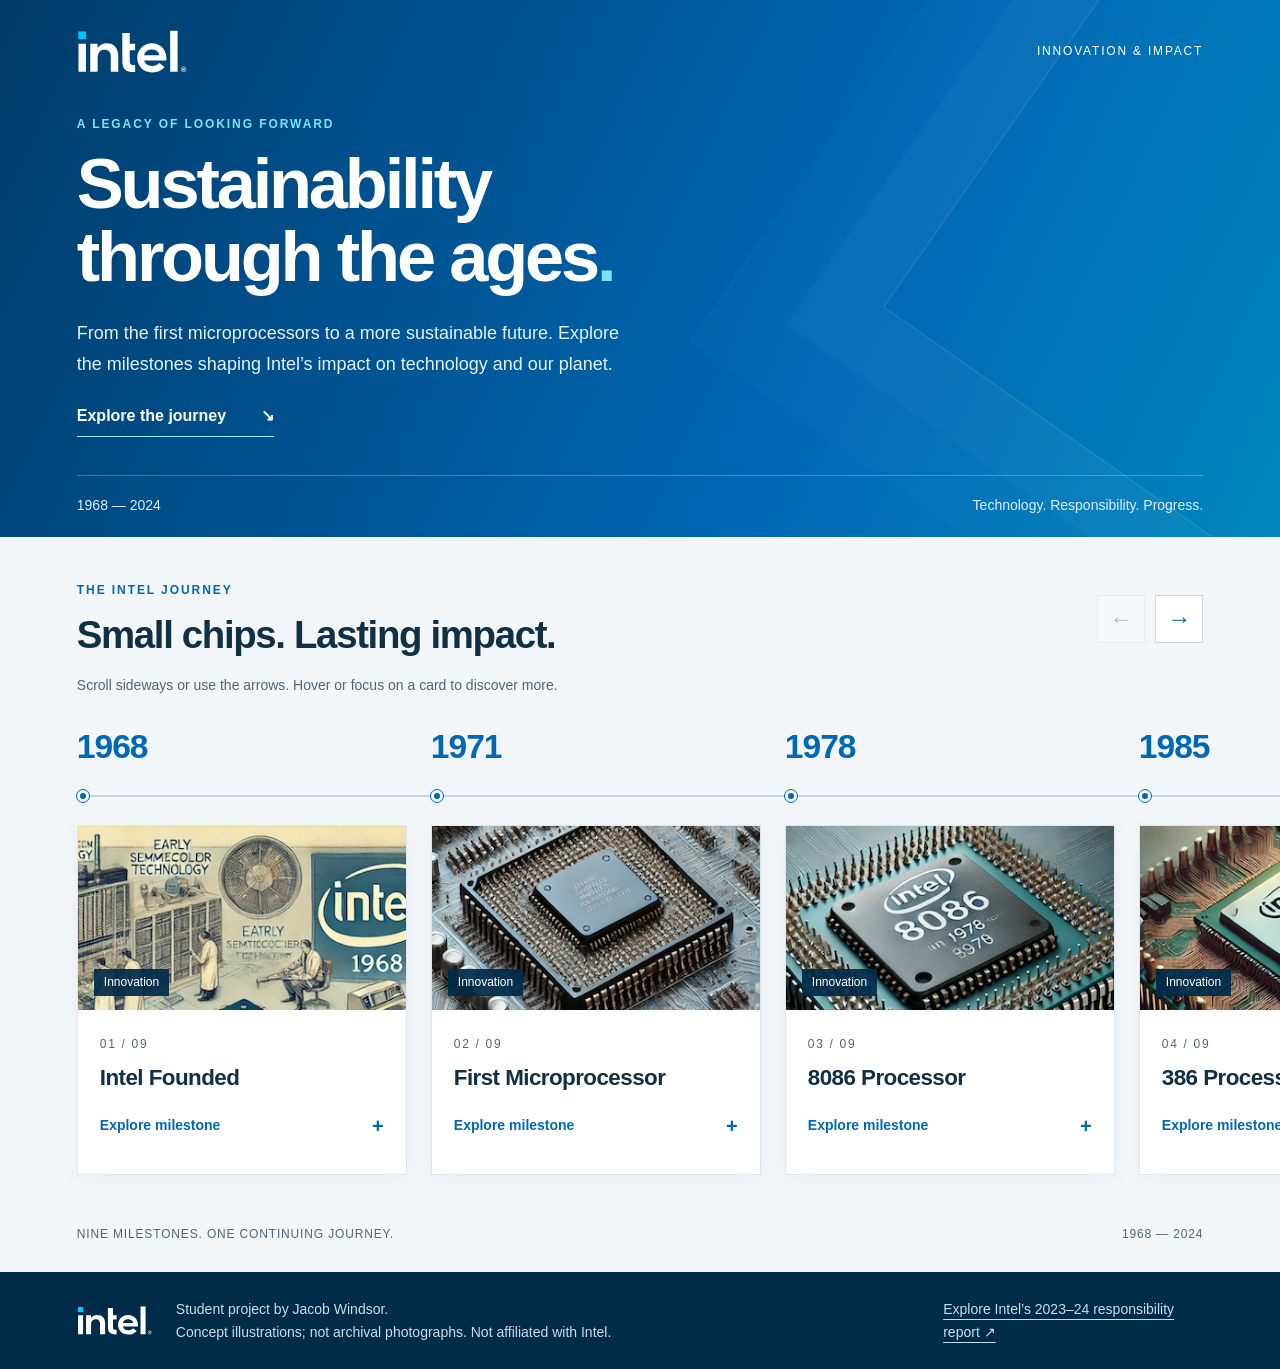
<file: index.html>
<!DOCTYPE html>
<html lang="en"><head><meta charset="UTF-8"><meta name="viewport" content="width=device-width, initial-scale=1"><meta name="description" content="Explore nine milestones in Intel’s journey, from the first microprocessors to a more sustainable future."><title>Intel | Sustainability Through the Ages</title><link rel="stylesheet" href="style.css"><script src="script.js" defer></script></head>
<body><a class="skip-link" href="#timeline">Skip to timeline</a>
<header class="hero"><div class="hero-top"><img class="logo" src="img/intel-header-logo.svg" alt="Intel" width="110" height="45"><span>INNOVATION &amp; IMPACT</span></div><div class="hero-content"><p class="eyebrow">A LEGACY OF LOOKING FORWARD</p><h1>Sustainability<br>through the ages<span class="accent">.</span></h1><p class="intro">From the first microprocessors to a more sustainable future. Explore the milestones shaping Intel’s impact on technology and our planet.</p><a class="hero-link" href="#timeline">Explore the journey <span aria-hidden="true">↘</span></a></div><div class="hero-bottom"><span>1968 — 2024</span><span>Technology. Responsibility. Progress.</span></div></header>
<main><section class="timeline-section" aria-labelledby="timeline-title"><div class="section-heading"><div><p class="eyebrow">THE INTEL JOURNEY</p><h2 id="timeline-title">Small chips. Lasting impact.</h2></div><div class="timeline-controls"><button id="previous" aria-label="Previous milestone" aria-controls="timeline">←</button><button id="next" aria-label="Next milestone" aria-controls="timeline">→</button></div></div><p class="instructions"><span class="desktop-tip">Scroll sideways or use the arrows. Hover or focus on a card to discover more.</span><span class="mobile-tip">Follow the timeline. Tap “Explore milestone” to discover more.</span></p><ol class="timeline" id="timeline" tabindex="0" aria-label="Intel milestones from 1968 to 2024"><li class="milestone" id="year-1968"><div class="date"><span>1968</span><span class="dot" aria-hidden="true"></span></div><article class="card" tabindex="0" aria-labelledby="title-1968"><div class="image-wrap"><img src="img/1.jpg" alt="Concept illustration of Intel’s early semiconductor research" width="640" height="360" loading="eager"><span class="category">Innovation</span></div><div class="card-body"><span class="card-number">01 / 09</span><h3 id="title-1968">Intel Founded</h3><details><summary>Explore milestone <span aria-hidden="true">+</span></summary><p>Robert Noyce and Gordon Moore rename the newly formed company NM Electronics to Intel Corporation, laying the foundation for decades of technological innovation.</p></details></div></article></li><li class="milestone" id="year-1971"><div class="date"><span>1971</span><span class="dot" aria-hidden="true"></span></div><article class="card" tabindex="0" aria-labelledby="title-1971"><div class="image-wrap"><img src="img/2.jpg" alt="Concept illustration of a microprocessor on a circuit board" width="640" height="360" loading="eager"><span class="category">Innovation</span></div><div class="card-body"><span class="card-number">02 / 09</span><h3 id="title-1971">First Microprocessor</h3><details><summary>Explore milestone <span aria-hidden="true">+</span></summary><p>Intel debuts the 4004, the world's first commercial microprocessor, igniting the microprocessor revolution and propelling the future of computing devices.</p></details></div></article></li><li class="milestone" id="year-1978"><div class="date"><span>1978</span><span class="dot" aria-hidden="true"></span></div><article class="card" tabindex="0" aria-labelledby="title-1978"><div class="image-wrap"><img src="img/3.jpg" alt="Concept illustration of an 8086 processor" width="640" height="360" loading="eager"><span class="category">Innovation</span></div><div class="card-body"><span class="card-number">03 / 09</span><h3 id="title-1978">8086 Processor</h3><details><summary>Explore milestone <span aria-hidden="true">+</span></summary><p>Launch of the 8086 processor, establishing the x86 architecture that drives countless PCs and servers in the modern era.</p></details></div></article></li><li class="milestone" id="year-1985"><div class="date"><span>1985</span><span class="dot" aria-hidden="true"></span></div><article class="card" tabindex="0" aria-labelledby="title-1985"><div class="image-wrap"><img src="img/4.jpg" alt="Concept illustration of a 386-era processor" width="640" height="360" loading="lazy"><span class="category">Innovation</span></div><div class="card-body"><span class="card-number">04 / 09</span><h3 id="title-1985">386 Processor</h3><details><summary>Explore milestone <span aria-hidden="true">+</span></summary><p>Intel introduces the 386 processor with 32-bit architecture, ushering in a new era of performance and multitasking for personal computers.</p></details></div></article></li><li class="milestone" id="year-2006"><div class="date"><span>2006</span><span class="dot" aria-hidden="true"></span></div><article class="card" tabindex="0" aria-labelledby="title-2006"><div class="image-wrap"><img src="img/milestone-2006.jpg" alt="Illustration of factory emissions abatement equipment" width="640" height="360" loading="lazy"><span class="category">Sustainability</span></div><div class="card-body"><span class="card-number">05 / 09</span><h3 id="title-2006">Peak GHG Emissions</h3><details><summary>Explore milestone <span aria-hidden="true">+</span></summary><p>This year marks Intel's highest annual greenhouse gas emissions for operations. Over subsequent years, Intel invests heavily in chemical abatement, renewable energy, and energy-efficient manufacturing to reverse this trend.</p></details></div></article></li><li class="milestone" id="year-2020"><div class="date"><span>2020</span><span class="dot" aria-hidden="true"></span></div><article class="card" tabindex="0" aria-labelledby="title-2020"><div class="image-wrap"><img src="img/milestone-2020.jpg" alt="Illustration of a sustainable technology campus" width="640" height="360" loading="lazy"><span class="category">Sustainability</span></div><div class="card-body"><span class="card-number">06 / 09</span><h3 id="title-2020">RISE Strategy</h3><details><summary>Explore milestone <span aria-hidden="true">+</span></summary><p>Intel launches its RISE (Responsible, Inclusive, Sustainable, Enabling) strategy and 2030 goals, aiming to drive industry-wide progress on climate action, water stewardship, and waste reduction.</p></details></div></article></li><li class="milestone" id="year-2022"><div class="date"><span>2022</span><span class="dot" aria-hidden="true"></span></div><article class="card" tabindex="0" aria-labelledby="title-2022"><div class="image-wrap"><img src="img/milestone-2022.jpg" alt="Illustration of a clean factory with wind turbines" width="640" height="360" loading="lazy"><span class="category">Sustainability</span></div><div class="card-body"><span class="card-number">07 / 09</span><h3 id="title-2022">Net-Zero By 2040</h3><details><summary>Explore milestone <span aria-hidden="true">+</span></summary><p>Intel announces its commitment to achieve net-zero greenhouse gas emissions (Scope 1 and 2) across its global operations by 2040, building on years of environmental initiatives.</p></details></div></article></li><li class="milestone" id="year-2023"><div class="date"><span>2023</span><span class="dot" aria-hidden="true"></span></div><article class="card" tabindex="0" aria-labelledby="title-2023"><div class="image-wrap"><img src="img/milestone-2023.jpg" alt="Illustration of solar panels and wind turbines" width="640" height="360" loading="lazy"><span class="category">Sustainability</span></div><div class="card-body"><span class="card-number">08 / 09</span><h3 id="title-2023">Renewable Electricity</h3><details><summary>Explore milestone <span aria-hidden="true">+</span></summary><p>The company achieves 99% renewable electricity usage worldwide, helping to drastically lower carbon emissions and driving progress toward Intel's long-term sustainability goals.</p></details></div></article></li><li class="milestone" id="year-2024"><div class="date"><span>2024</span><span class="dot" aria-hidden="true"></span></div><article class="card" tabindex="0" aria-labelledby="title-2024"><div class="image-wrap"><img src="img/milestone-2024.jpg" alt="Illustration of professionals collaborating on semiconductor sustainability" width="640" height="360" loading="lazy"><span class="category">Sustainability</span></div><div class="card-body"><span class="card-number">09 / 09</span><h3 id="title-2024">Sustainability Summit</h3><details><summary>Explore milestone <span aria-hidden="true">+</span></summary><p>Intel hosts its first Sustainability Summit, uniting suppliers, government officials, and industry leaders to collaborate on next-generation sustainable semiconductor manufacturing.</p></details></div></article></li></ol><div class="timeline-caption"><span>NINE MILESTONES. ONE CONTINUING JOURNEY.</span><span>1968 <span aria-hidden="true">—</span> 2024</span></div></section></main>
<footer><div><img class="footer-logo" src="img/intel-header-logo.svg" alt="Intel" width="75" height="31"><p>Student project by Jacob Windsor.<br>Concept illustrations; not archival photographs. Not affiliated with Intel.</p></div><a href="https://www.intel.com/content/www/us/en/newsroom/news/top-takeaways-intel-corporate-responsibility-report-2024.html" target="_blank" rel="noopener noreferrer">Explore Intel’s 2023–24 responsibility report ↗</a></footer></body></html>
</file>
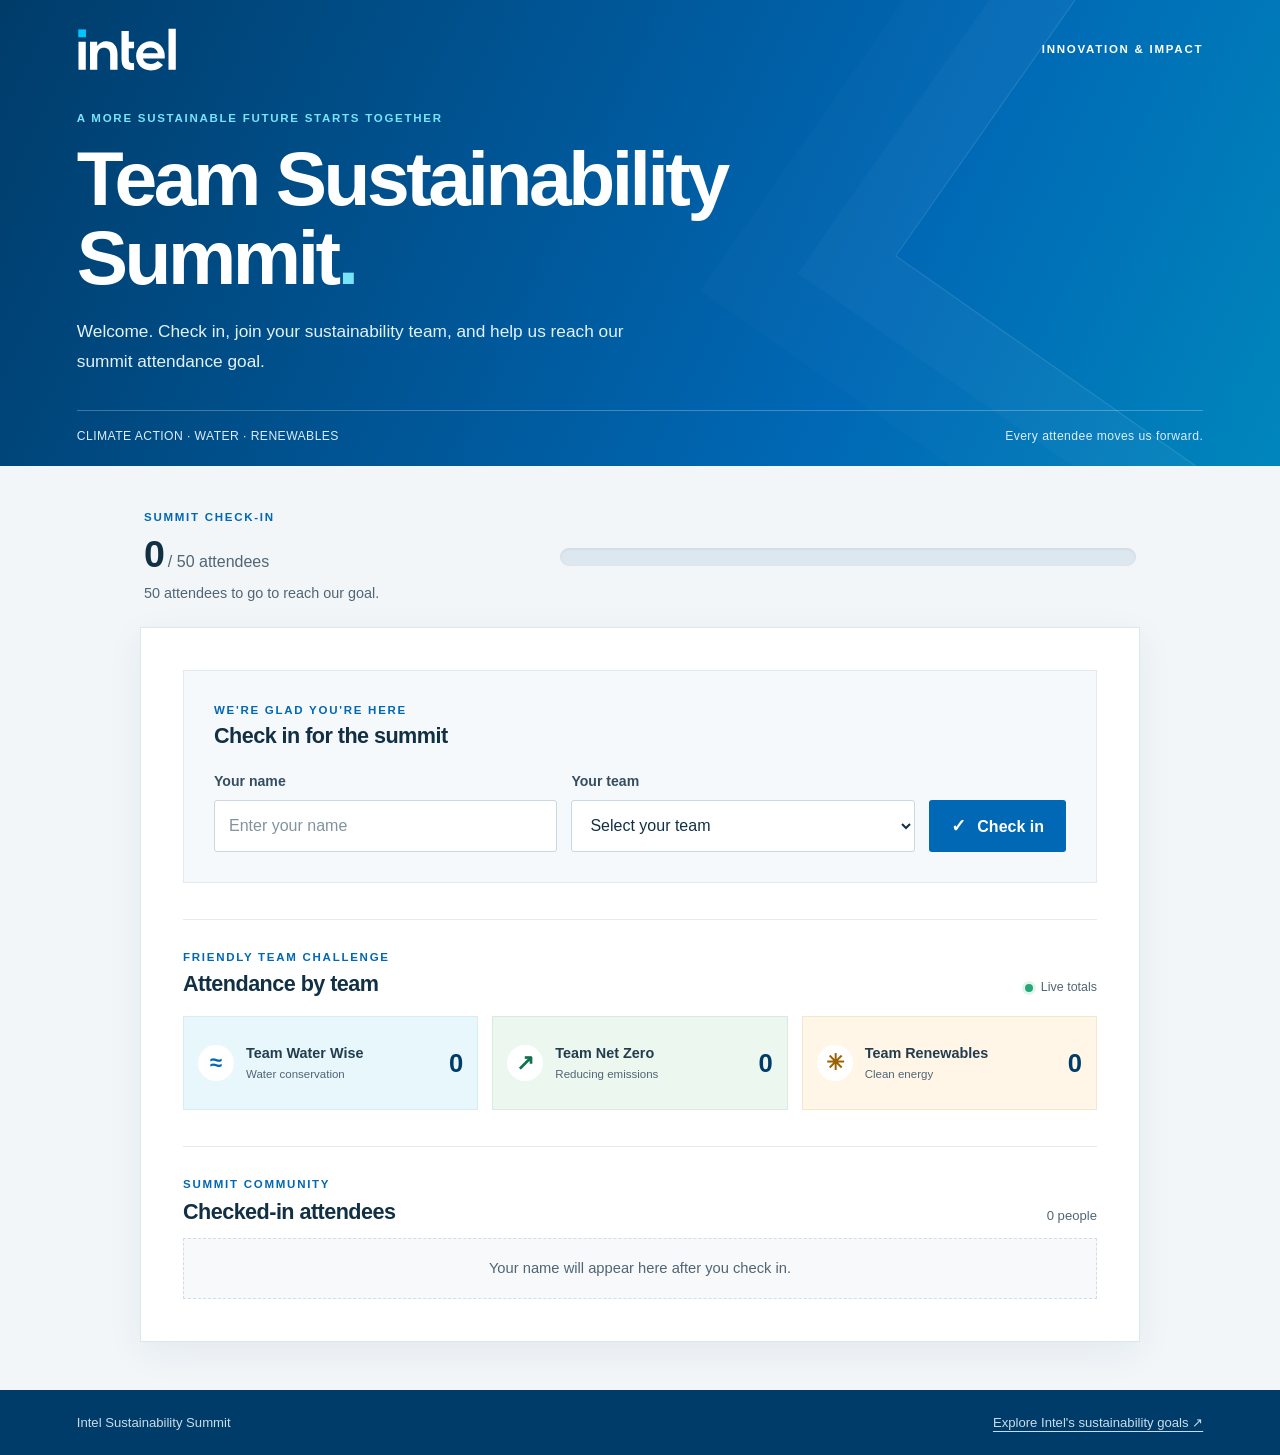
<file: summit-check-in/index.html>
<!doctype html>
<html lang="en">
  <head>
    <meta charset="utf-8" />
    <meta name="viewport" content="width=device-width, initial-scale=1" />
    <meta name="theme-color" content="#003c6a" />
    <meta name="description" content="Check in for the Intel Sustainability Summit and see each team's attendance grow." />
    <title>Intel Sustainability Summit | Check-In</title>
    <link rel="stylesheet" href="style.css" />
    <script src="script.js" defer></script>
  </head>
  <body>
    <a class="skip-link" href="#check-in">Skip to attendee check-in</a>
    <header class="hero">
      <div class="hero-top">
        <img class="logo" src="img/intel-logo.svg" alt="Intel" width="110" height="44" />
        <span>INNOVATION &amp; IMPACT</span>
      </div>
      <div class="hero-content">
        <p class="eyebrow">A MORE SUSTAINABLE FUTURE STARTS TOGETHER</p>
        <h1>Team Sustainability<br />Summit<span class="accent">.</span></h1>
        <p class="intro">Welcome. Check in, join your sustainability team, and help us reach our summit attendance goal.</p>
      </div>
      <div class="hero-bottom"><span>CLIMATE ACTION · WATER · RENEWABLES</span><span>Every attendee moves us forward.</span></div>
    </header>

    <main>
      <section class="attendance" aria-labelledby="attendance-title">
        <div class="attendance-copy">
          <p class="eyebrow">SUMMIT CHECK-IN</p>
          <h2 id="attendance-title"><span id="attendeeCount">0</span><span class="goal"> / 50 attendees</span></h2>
          <p id="progressText">50 attendees make our goal. You can do it!</p>
        </div>
        <div class="progress-wrap">
          <div id="progressBar" class="progress-bar" role="progressbar" aria-label="Attendance goal progress" aria-valuemin="0" aria-valuemax="50" aria-valuenow="0"></div>
        </div>
      </section>

      <section class="main-card" aria-label="Summit attendance">
        <div id="greeting" class="greeting" role="status" aria-live="polite" hidden></div>
        <form class="check-in" id="checkInForm">
          <div class="section-title">
            <p class="eyebrow">WE'RE GLAD YOU'RE HERE</p>
            <h2>Check in for the summit</h2>
          </div>
          <div class="form-row">
            <div class="field">
              <label for="attendeeName">Your name</label>
              <input type="text" id="attendeeName" name="attendeeName" placeholder="Enter your name" autocomplete="name" maxlength="60" required />
            </div>
            <div class="field">
              <label for="teamSelect">Your team</label>
              <select id="teamSelect" name="team" required>
                <option value="" disabled selected>Select your team</option>
                <option value="water">Team Water Wise</option>
                <option value="zero">Team Net Zero</option>
                <option value="power">Team Renewables</option>
              </select>
            </div>
            <button type="submit" id="checkInBtn"><span aria-hidden="true">✓</span> Check in</button>
          </div>
        </form>

        <section class="team-stats" aria-labelledby="teams-title">
          <div class="section-heading">
            <div><p class="eyebrow">FRIENDLY TEAM CHALLENGE</p><h2 id="teams-title">Attendance by team</h2></div>
            <span class="live-tag"><span aria-hidden="true"></span> Live totals</span>
          </div>
          <div class="teams-grid">
            <article class="team-card water"><div class="team-icon" aria-hidden="true">≈</div><div><h3>Team Water Wise</h3><p>Water conservation</p></div><span class="team-count" id="waterCount">0</span></article>
            <article class="team-card zero"><div class="team-icon" aria-hidden="true">↗</div><div><h3>Team Net Zero</h3><p>Reducing emissions</p></div><span class="team-count" id="zeroCount">0</span></article>
            <article class="team-card power"><div class="team-icon" aria-hidden="true">✳</div><div><h3>Team Renewables</h3><p>Clean energy</p></div><span class="team-count" id="powerCount">0</span></article>
          </div>
        </section>

        <section class="attendee-section" aria-labelledby="attendees-title">
          <div class="section-heading attendee-heading"><div><p class="eyebrow">SUMMIT COMMUNITY</p><h2 id="attendees-title">Checked-in attendees</h2></div><span class="list-total" id="listTotal">0 people</span></div>
          <p id="emptyState" class="empty-state">Your name will appear here after you check in.</p>
          <ul id="attendeeList" class="attendee-list" aria-live="polite" aria-relevant="additions"></ul>
        </section>

        <p id="celebration" class="celebration" role="status" aria-live="polite" hidden></p>
      </section>
    </main>

    <footer><span>Intel Sustainability Summit</span><a href="https://www.intel.com/content/www/us/en/corporate-responsibility/2030-goals.html" target="_blank" rel="noopener noreferrer">Explore Intel's sustainability goals ↗</a></footer>
  </body>
</html>
</file>
<file: style.css>
/* Intel-inspired colors, responsive Flexbox timeline, and accessible interaction. */
:root{--blue:#0068b5;--navy:#002b49;--cyan:#77e4fa;--ink:#123044;--muted:#516575;--paper:#f2f6f9;--line:#c6d8e4}*{box-sizing:border-box}html{scroll-behavior:smooth}body{margin:0;color:var(--ink);background:var(--paper);font-family:Arial,Helvetica,sans-serif;font-size:16px;line-height:1.6}a{color:inherit}button,summary{font:inherit}a:focus-visible,button:focus-visible,summary:focus-visible,.card:focus-visible,.timeline:focus-visible{outline:3px solid #b06b00;outline-offset:5px}.skip-link{position:absolute;top:-100px;left:20px;z-index:5;background:white;padding:12px}.skip-link:focus{top:12px}.hero{color:white;background:linear-gradient(115deg,#003c6a 0%,#0068b5 65%,#0086bc 100%);padding:30px max(6vw,24px) 20px;position:relative;overflow:hidden}.hero:after{content:'';position:absolute;width:40vw;height:40vw;border:1px solid #ffffff25;right:-17vw;top:-1vw;transform:rotate(35deg);pointer-events:none;box-shadow:0 0 0 70px #ffffff06,0 0 0 140px #ffffff04}.hero-top,.hero-bottom{display:flex;justify-content:space-between;align-items:center;gap:24px}.logo{width:110px;height:auto}.hero-top>span{font-size:.75rem;letter-spacing:.15em}.hero-content{position:relative;z-index:1;padding:42px 0 38px;max-width:830px}.eyebrow{font-size:.75rem;font-weight:700;letter-spacing:.16em;margin:0 0 12px}.hero .eyebrow{color:var(--cyan)}h1{font-size:clamp(2.5rem,5.5vw,5.4rem);line-height:1.05;letter-spacing:-.045em;font-weight:600;margin:0 0 24px}.accent{color:var(--cyan)}.intro{max-width:570px;font-size:1.125rem;line-height:1.7;color:#e4f1fa;margin:0 0 23px}.hero-link{text-decoration:none;border-bottom:1px solid #9be6f4;padding:0 0 8px;display:inline-flex;gap:35px;font-weight:bold}.hero-bottom{border-top:1px solid #ffffff40;padding-top:18px;font-size:.875rem;color:#daedf9}.timeline-section{padding:44px 0 28px}.section-heading,.instructions,.timeline-caption{margin-left:6vw;margin-right:6vw}.section-heading{display:flex;justify-content:space-between;align-items:center;gap:20px}.section-heading .eyebrow{color:var(--blue)}h2{font-size:clamp(1.6rem,3vw,2.5rem);line-height:1.2;letter-spacing:-.035em;margin:0}.timeline-controls{display:flex;gap:10px}.timeline-controls button{width:48px;height:48px;border:1px solid var(--line);background:white;color:var(--blue);font-size:1.5rem;cursor:pointer;transition:background .2s,color .2s}.timeline-controls button:hover{background:var(--blue);color:white}.timeline-controls button:disabled{opacity:.35;cursor:default}.instructions{color:var(--muted);font-size:.875rem;margin-top:16px;margin-bottom:8px}.mobile-tip{display:none}.timeline{display:flex;gap:24px;overflow-x:auto;scroll-snap-type:x mandatory;scroll-padding-inline:6vw;list-style:none;padding:16px 6vw 32px;margin:0;scrollbar-color:var(--blue) #dce7ef;scrollbar-width:thin}.milestone{flex:0 0 330px;scroll-snap-align:start;position:relative}.date{font-size:2.1rem;font-weight:600;letter-spacing:-.03em;padding:0 0 21px;color:var(--blue);position:relative;border-bottom:2px solid var(--line);margin-right:-24px;margin-bottom:28px}.dot{position:absolute;bottom:-7px;left:0;height:12px;width:12px;background:var(--blue);border:3px solid var(--paper);outline:1px solid var(--blue);border-radius:50%}.card{background:white;min-height:350px;box-shadow:0 5px 20px #002b4909;border:1px solid #dce6ed;transition:transform .25s,box-shadow .25s;overflow:hidden}.card:hover,.card:focus-within{transform:translateY(-6px);box-shadow:0 16px 30px #002b4920}.image-wrap{height:184px;overflow:hidden;position:relative;background:#d9e7ef}.image-wrap img{width:100%;height:100%;object-fit:cover;transition:transform .4s}.card:hover img,.card:focus-within img{transform:scale(1.045)}.category{position:absolute;left:16px;bottom:14px;background:#002b49eb;color:white;font-size:.75rem;padding:4px 10px}.card-body{padding:20px 22px 24px}.card-number{font-size:.75rem;letter-spacing:.14em;color:var(--muted)}h3{font-size:1.4rem;letter-spacing:-.025em;line-height:1.25;margin:8px 0 18px}summary{list-style:none;color:var(--blue);font-size:.875rem;font-weight:bold;cursor:pointer;display:flex;justify-content:space-between;align-items:center;min-height:30px}summary::-webkit-details-marker{display:none}summary span{font-size:1.25rem}details[open] summary span{transform:rotate(45deg)}details p{font-size:1rem;line-height:1.65;margin:14px 0 0;color:var(--muted)}.timeline-caption{display:flex;justify-content:space-between;gap:24px;padding-top:18px;color:var(--muted);font-size:.75rem;letter-spacing:.07em}footer{padding:26px 6vw;background:var(--navy);color:#c9dce9;display:flex;justify-content:space-between;gap:28px;align-items:center;font-size:.875rem}footer>div{display:flex;align-items:center;gap:24px}footer p{margin:0}.footer-logo{width:75px;height:auto}footer>a{max-width:260px;text-underline-offset:5px}
@media(max-width:700px){.hero{padding-top:24px}.hero-top>span{font-size:.65rem;letter-spacing:.08em}.logo{width:90px}.hero-content{padding:36px 0}.intro{font-size:1rem}.hero-bottom{font-size:.75rem;align-items:flex-start}.hero-bottom span:last-child{max-width:145px;text-align:right}.timeline-section{padding-top:32px}.timeline-controls,.desktop-tip{display:none}.mobile-tip{display:inline}.timeline{flex-direction:column;overflow:visible;gap:28px;scroll-snap-type:none;padding:12px 6vw 24px}.milestone{flex:auto;width:100%;padding-left:26px;border-left:2px solid var(--line)}.date{font-size:1.9rem;margin:0 0 14px;border:0;padding:0}.dot{left:-33px;bottom:18px}.image-wrap{height:auto;aspect-ratio:16/9}.card{min-height:0}.timeline-caption{font-size:.65rem}footer{flex-direction:column;align-items:flex-start}footer>div{align-items:flex-start}footer>a{max-width:none}}
@media(prefers-reduced-motion:reduce){html{scroll-behavior:auto}*,*:before,*:after{transition:none!important;scroll-behavior:auto!important}.card:hover,.card:focus-within{transform:none}}
@media print{.hero{background:#0068b5!important;print-color-adjust:exact}.timeline{display:block;overflow:visible}.milestone{break-inside:avoid;margin-bottom:24px}.timeline-controls,.instructions{display:none}details>p{display:block!important}footer{background:white;color:#123044}}
</file>
<file: summit-check-in/style.css>
:root{--blue:#0068b5;--navy:#003c6a;--cyan:#77e4fa;--ink:#123044;--muted:#516575;--paper:#f2f6f9;--line:#d5e1e9;--white:#fff;--green:#11714e;--gold:#9a6100}
*{box-sizing:border-box}
html{scroll-behavior:smooth}
body{margin:0;background:var(--paper);color:var(--ink);font:16px/1.6 Arial,Helvetica,sans-serif}
a{color:inherit}
button,input,select{font:inherit}
:focus-visible{outline:3px solid #b06b00;outline-offset:4px}
.skip-link{position:absolute;left:16px;top:-100px;background:#fff;padding:10px 14px;z-index:5}
.skip-link:focus{top:12px}
.hero{position:relative;overflow:hidden;color:#fff;background:linear-gradient(115deg,#003c6a 0%,#0068b5 68%,#0086bc 100%);padding:28px max(6vw,24px) 20px}
.hero:after{content:"";position:absolute;width:40vw;height:40vw;border:1px solid #ffffff25;right:-18vw;top:-5vw;transform:rotate(35deg);box-shadow:0 0 0 70px #ffffff06,0 0 0 140px #ffffff04;pointer-events:none}
.hero-top,.hero-bottom{display:flex;justify-content:space-between;align-items:center;gap:24px}
.logo{width:108px;height:auto}
.hero-top>span,.eyebrow{font-size:.72rem;font-weight:700;letter-spacing:.15em}
.hero-content{position:relative;z-index:1;max-width:830px;padding:38px 0 34px}
.hero .eyebrow{color:var(--cyan);margin:0 0 12px}
h1{font-size:clamp(2.55rem,6vw,5.1rem);line-height:1.03;letter-spacing:-.045em;font-weight:600;margin:0 0 20px}
.accent{color:var(--cyan)}
.intro{max-width:600px;font-size:1.08rem;line-height:1.7;color:#e4f1fa;margin:0}
.hero-bottom{border-top:1px solid #ffffff40;padding-top:16px;color:#daedf9;font-size:.76rem;letter-spacing:.035em}
main{max-width:1000px;width:88%;margin:34px auto 48px}
.attendance{display:grid;grid-template-columns:minmax(220px,.8fr) 1.2fr;align-items:center;gap:32px;padding:8px 4px 22px}
.attendance .eyebrow,.section-heading .eyebrow{color:var(--blue);margin:0 0 5px}
.attendance h2{font-size:clamp(1.7rem,3.5vw,2.35rem);line-height:1.2;letter-spacing:-.04em;margin:0}
.goal{font-size:1rem;color:var(--muted);font-weight:400;letter-spacing:0}
#progressText{margin:5px 0 0;color:var(--muted);font-size:.9rem}
.progress-wrap{height:18px;border-radius:20px;background:#dce7ef;overflow:hidden;box-shadow:inset 0 1px 3px #002b4915}
.progress-bar{height:100%;width:0;background:linear-gradient(90deg,#0068b5,#00a6c8);border-radius:20px;transition:width .45s ease}
.main-card{background:var(--white);border:1px solid #dce6ed;box-shadow:0 10px 34px #002b4910;padding:clamp(22px,4vw,42px)}
.greeting{margin:0 0 22px;background:#e9f5fc;color:var(--navy);border-left:4px solid var(--blue);padding:14px 18px;font-weight:600;border-radius:3px}
.check-in{background:#f6f9fb;padding:clamp(20px,3vw,30px);border:1px solid #e2eaf0}
.section-title h2,.section-heading h2{font-size:1.35rem;line-height:1.25;letter-spacing:-.025em;margin:0}
.section-title{margin-bottom:20px}
.section-title .eyebrow{color:var(--blue);margin:0 0 4px}
.form-row{display:grid;grid-template-columns:1fr 1fr auto;gap:14px;align-items:end}
.field{min-width:0}
label{display:block;margin-bottom:7px;font-size:.88rem;font-weight:700;color:#344e60}
input,select{width:100%;height:52px;border:1px solid #c9d7e1;border-radius:3px;background:#fff;color:var(--ink);padding:0 14px}
input::placeholder{color:#8293a0}
input:focus,select:focus{border-color:var(--blue);outline:3px solid #0068b526}
button{min-height:52px;padding:0 22px;border:0;border-radius:3px;background:var(--blue);color:#fff;font-weight:700;cursor:pointer;transition:background .2s,transform .2s;white-space:nowrap}
button span{font-size:1.1rem;margin-right:7px}
button:hover{background:#00538f;transform:translateY(-1px)}
.team-stats,.attendee-section{margin-top:36px;padding-top:28px;border-top:1px solid #e1eaf0}
.section-heading{display:flex;justify-content:space-between;align-items:end;gap:16px;margin-bottom:18px}
.live-tag{font-size:.78rem;color:var(--muted);display:flex;align-items:center;gap:8px}
.live-tag>span{height:8px;width:8px;background:#24a878;border-radius:50%;box-shadow:0 0 0 3px #24a87820}
.teams-grid{display:grid;grid-template-columns:repeat(3,minmax(0,1fr));gap:14px}
.team-card{display:grid;grid-template-columns:38px 1fr auto;align-items:center;gap:10px;min-height:94px;padding:16px 14px;border:1px solid transparent}
.team-card.water{background:#e8f7fc;border-color:#d6edf5}
.team-card.zero{background:#ecf7f0;border-color:#d9ebdf}
.team-card.power{background:#fff6e8;border-color:#f5e7cc}
.team-icon{width:36px;height:36px;display:grid;place-items:center;border-radius:50%;background:#fff;color:var(--blue);font-size:1.4rem;font-weight:700}
.zero .team-icon{color:var(--green)}.power .team-icon{color:var(--gold)}
.team-card h3{font-size:.9rem;line-height:1.25;margin:0;color:#233d4e}
.team-card p{font-size:.72rem;color:var(--muted);margin:3px 0 0}
.team-count{font-size:1.6rem;font-weight:700;color:var(--navy);font-variant-numeric:tabular-nums}
.attendee-heading{margin-bottom:12px}
.list-total{color:var(--muted);font-size:.82rem}
.empty-state{color:var(--muted);font-size:.92rem;margin:0;padding:18px;background:#f7f9fb;border:1px dashed #d2dee7;text-align:center}
.attendee-list{list-style:none;margin:0;padding:0;display:grid;grid-template-columns:repeat(2,minmax(0,1fr));gap:8px}
.attendee-list:empty{display:none}
.attendee-item{display:flex;justify-content:space-between;align-items:center;gap:14px;padding:11px 14px;background:#f7f9fb;border:1px solid #edf1f4;border-radius:2px}
.attendee-name{font-weight:600;overflow-wrap:anywhere}
.attendee-team{font-size:.75rem;color:var(--muted);white-space:nowrap}
.celebration{margin:26px 0 0;padding:20px;background:#fff8e8;border:1px solid #f0d9a6;text-align:center;color:#694800;font-weight:700}
footer{display:flex;justify-content:space-between;gap:18px;align-items:center;padding:22px 6vw;background:var(--navy);color:#c9dce9;font-size:.82rem}
footer a{text-underline-offset:4px}
[hidden]{display:none!important}
@media(max-width:760px){main{width:92%;margin-top:24px}.attendance{grid-template-columns:1fr;gap:15px}.form-row{grid-template-columns:1fr 1fr}.form-row button{grid-column:1/-1}.teams-grid{grid-template-columns:1fr}.team-card{min-height:78px}.team-card p{font-size:.78rem}.team-count{font-size:1.45rem}}
@media(max-width:500px){.hero{padding:22px 20px 16px}.logo{width:88px}.hero-top>span{font-size:.63rem;letter-spacing:.08em}.hero-content{padding:34px 0 30px}.hero-bottom{font-size:.64rem;align-items:flex-start}.hero-bottom span:last-child{text-align:right;max-width:130px}.form-row{grid-template-columns:1fr}.form-row button{grid-column:auto}.attendee-list{grid-template-columns:1fr}.main-card{padding:20px}.section-heading{align-items:flex-start;flex-direction:column;gap:7px}footer{align-items:flex-start;flex-direction:column}}
@media(prefers-reduced-motion:reduce){html{scroll-behavior:auto}*,*:before,*:after{transition:none!important;scroll-behavior:auto!important}}
</file>
